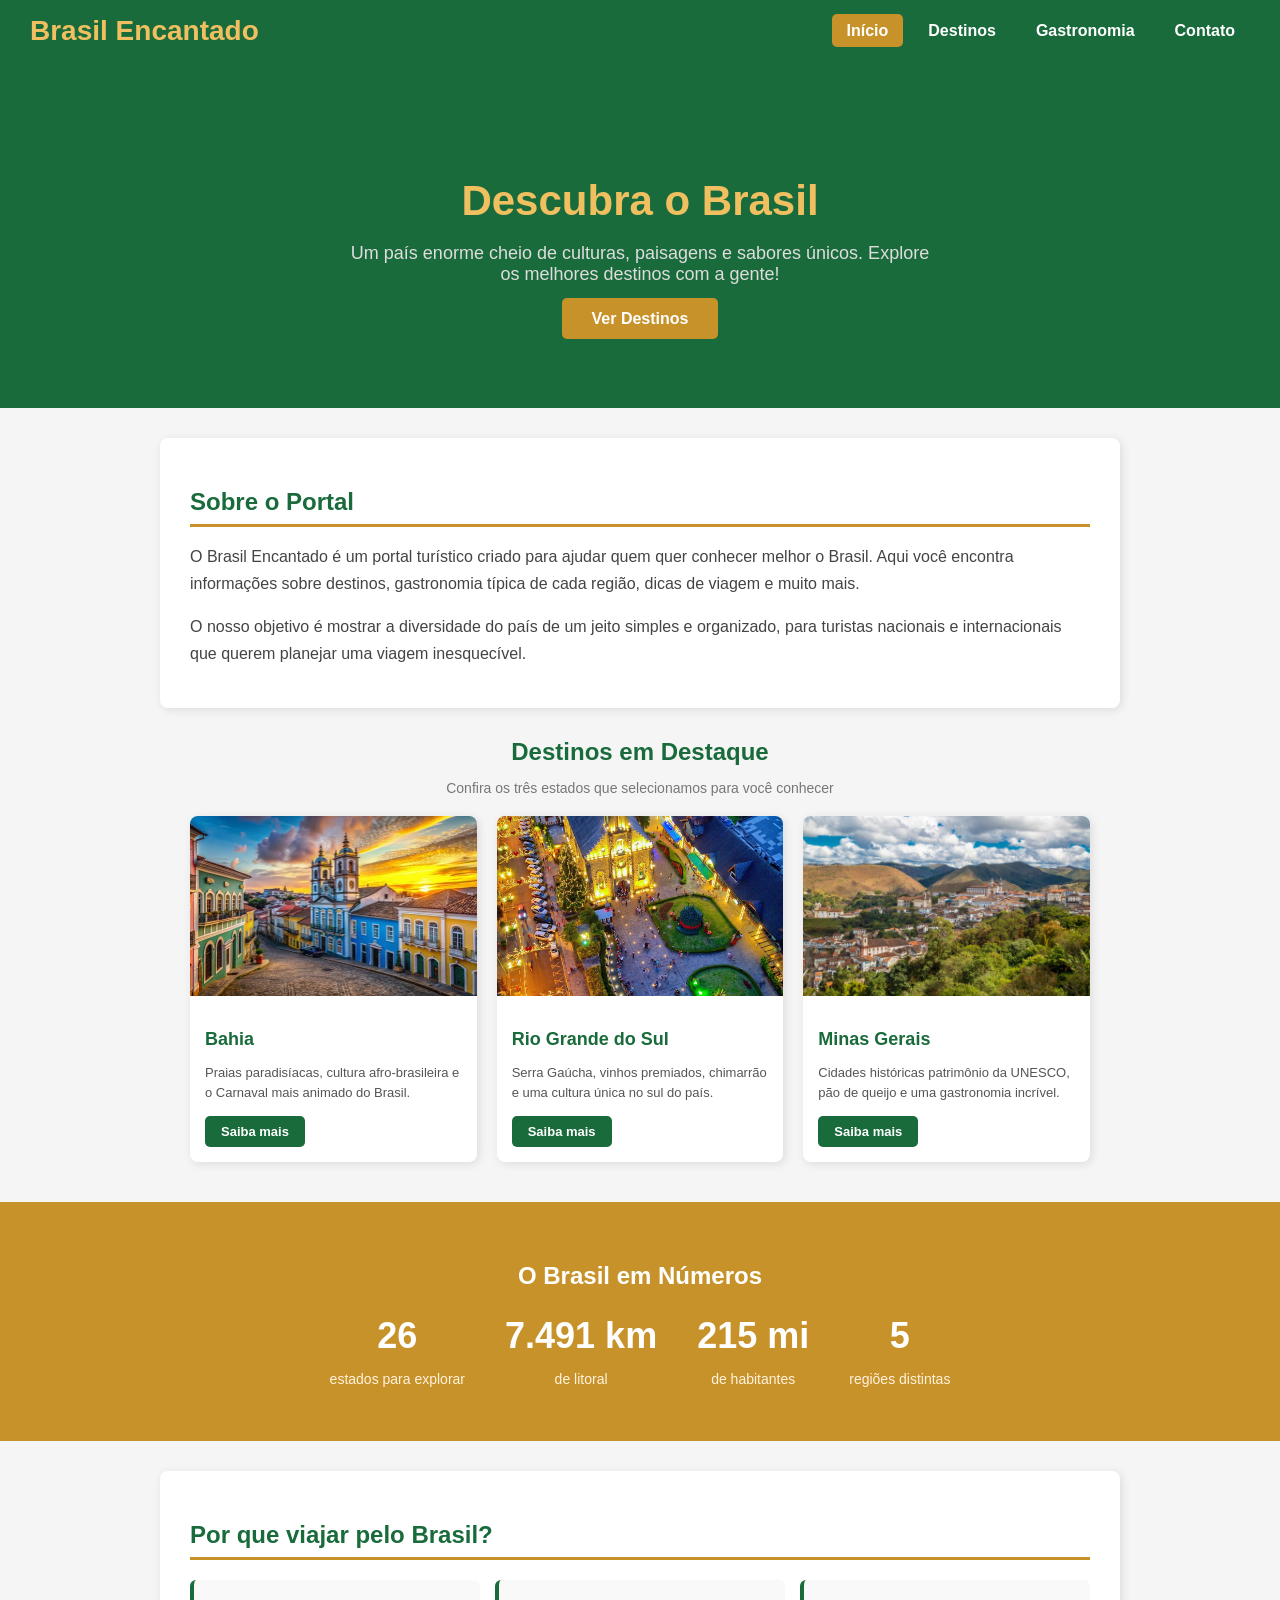
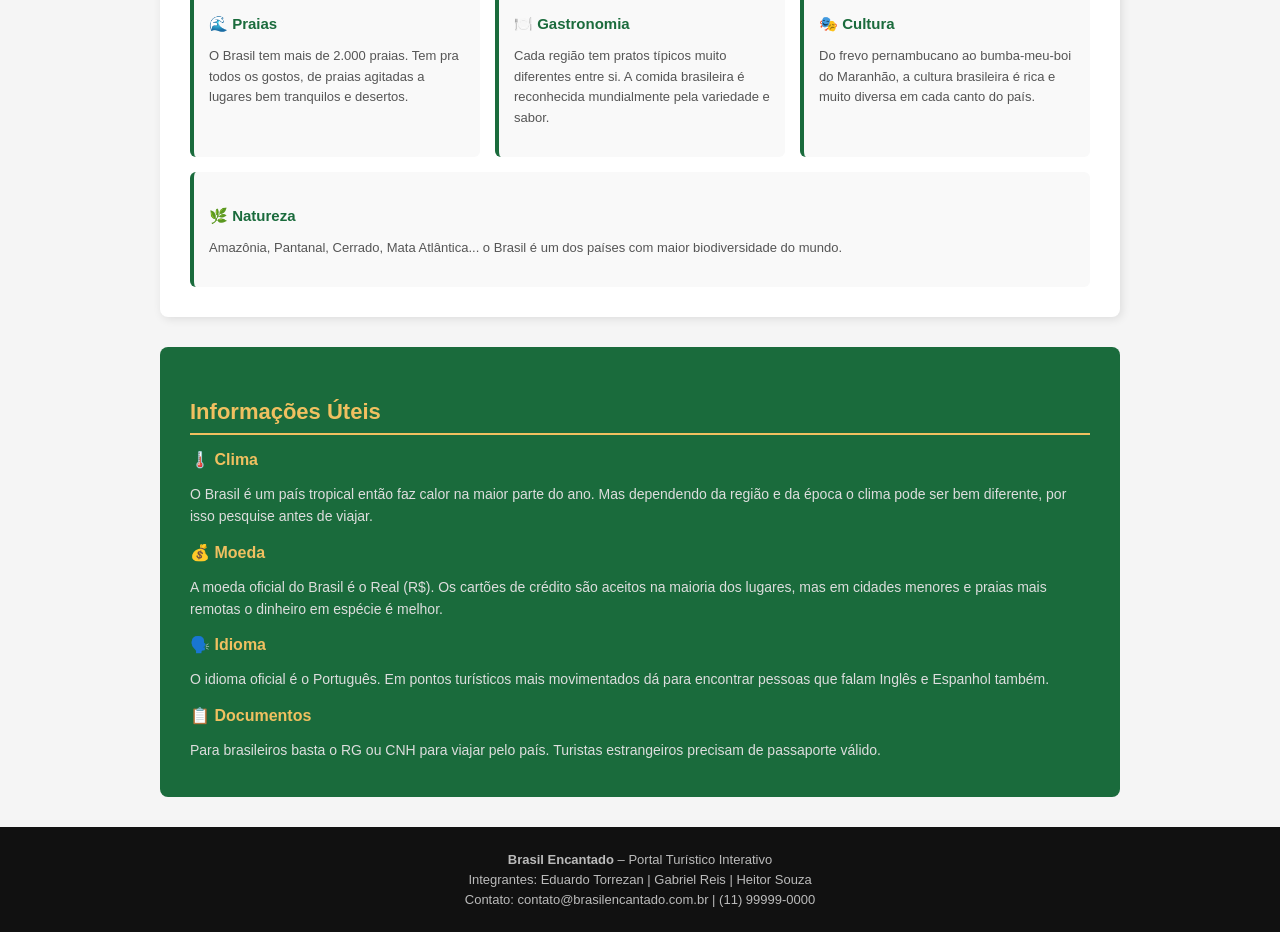
<file: index.html>
<!DOCTYPE html>
<html lang="pt-BR">
<head>
    <meta charset="UTF-8">
    <meta name="viewport" content="width=device-width, initial-scale=1.0">
    <title>Início - Brasil Encantado</title>
    <link rel="stylesheet" href="css/style.css">
      <link rel="shortcut icon" href="img/icon.png" type="image/png">
</head>
<body>

<header>
    <h1>Brasil Encantado</h1>
    <nav>
        <ul class="menu">
            <li><a href="index.html" class="ativo">Início</a></li>
            <li><a href="destinos.html">Destinos</a></li>
            <li><a href="gastronomia.html">Gastronomia</a></li>
            <li><a href="contato.html">Contato</a></li>
        </ul>
    </nav>
</header>

<main>

    <!-- banner principal do site -->
    <section class="banner">
        <div class="banner-texto">
            <h2>Descubra o Brasil</h2>
            <p>Um país enorme cheio de culturas, paisagens e sabores únicos. Explore os melhores destinos com a gente!</p>
            <a href="destinos.html" class="btn-destinos">Ver Destinos</a>
        </div>
    </section>

    <!-- sobre o portal -->
    <section class="sobre">
        <h2>Sobre o Portal</h2>
        <p>
            O Brasil Encantado é um portal turístico criado para ajudar quem quer conhecer melhor 
            o Brasil. Aqui você encontra informações sobre destinos, gastronomia típica de cada região, 
            dicas de viagem e muito mais.
        </p>
        <p>
            O nosso objetivo é mostrar a diversidade do país de um jeito simples e organizado, 
            para turistas nacionais e internacionais que querem planejar uma viagem inesquecível.
        </p>
    </section>

    <!-- cards dos destinos em destaque -->
    <section class="destinos-destaque">
        <h2>Destinos em Destaque</h2>
        <p class="subtitulo-secao">Confira os três estados que selecionamos para você conhecer</p>

        <div class="cards-destinos">

            <!-- card bahia -->
            <div class="card">
                <img src="img/Pelourinho.jpg" alt="Foto do Pelourinho em Salvador, Bahia">
                <div class="card-info">
                    <h3>Bahia</h3>
                    <p>Praias paradisíacas, cultura afro-brasileira e o Carnaval mais animado do Brasil.</p>
                    <a href="destinos.html#bahia" class="btn-card">Saiba mais</a>
                </div>
            </div>

            <!-- card rio grande do sul -->
            <div class="card">
                <img src="img/Gramado.jpg" alt="Vista de Gramado na Serra Gaúcha com arquitetura europeia">
                <div class="card-info">
                    <h3>Rio Grande do Sul</h3>
                    <p>Serra Gaúcha, vinhos premiados, chimarrão e uma cultura única no sul do país.</p>
                    <a href="destinos.html#rio-grande-do-sul" class="btn-card">Saiba mais</a>
                </div>
            </div>

            <!-- card minas gerais -->
            <div class="card">
                <img src="img/Ouro Preto.jpg" alt="Vista de Ouro Preto com igrejas barrocas nas montanhas">
                <div class="card-info">
                    <h3>Minas Gerais</h3>
                    <p>Cidades históricas patrimônio da UNESCO, pão de queijo e uma gastronomia incrível.</p>
                    <a href="destinos.html#minas-gerais" class="btn-card">Saiba mais</a>
                </div>
            </div>

        </div>
    </section>

    <!-- secao de numeros / curiosidades rapidas -->
    <section class="numeros">
        <h2>O Brasil em Números</h2>

        <div class="numeros-grid">
            <div class="numero-item">
                <span class="numero-grande">26</span>
                <p>estados para explorar</p>
            </div>
            <div class="numero-item">
                <span class="numero-grande">7.491 km</span>
                <p>de litoral</p>
            </div>
            <div class="numero-item">
                <span class="numero-grande">215 mi</span>
                <p>de habitantes</p>
            </div>
            <div class="numero-item">
                <span class="numero-grande">5</span>
                <p>regiões distintas</p>
            </div>
        </div>
    </section>

    <!-- por que viajar pelo brasil -->
    <section class="por-que">
        <h2>Por que viajar pelo Brasil?</h2>

        <div class="motivos">
            <div class="motivo">
                <h4>🌊 Praias</h4>
                <p>O Brasil tem mais de 2.000 praias. Tem pra todos os gostos, de praias agitadas 
                a lugares bem tranquilos e desertos.</p>
            </div>
            <div class="motivo">
                <h4>🍽️ Gastronomia</h4>
                <p>Cada região tem pratos típicos muito diferentes entre si. A comida brasileira 
                é reconhecida mundialmente pela variedade e sabor.</p>
            </div>
            <div class="motivo">
                <h4>🎭 Cultura</h4>
                <p>Do frevo pernambucano ao bumba-meu-boi do Maranhão, a cultura brasileira 
                é rica e muito diversa em cada canto do país.</p>
            </div>
            <div class="motivo">
                <h4>🌿 Natureza</h4>
                <p>Amazônia, Pantanal, Cerrado, Mata Atlântica... o Brasil é um dos países 
                com maior biodiversidade do mundo.</p>
            </div>
        </div>
    </section>

</main>

<!-- aside com informacoes rapidas -->
<aside>
    <h3>Informações Úteis</h3>

    <h4>🌡️ Clima</h4>
    <p>O Brasil é um país tropical então faz calor na maior parte do ano. Mas dependendo 
    da região e da época o clima pode ser bem diferente, por isso pesquise antes de viajar.</p>

    <h4>💰 Moeda</h4>
    <p>A moeda oficial do Brasil é o Real (R$). Os cartões de crédito são aceitos na maioria 
    dos lugares, mas em cidades menores e praias mais remotas o dinheiro em espécie é melhor.</p>

    <h4>🗣️ Idioma</h4>
    <p>O idioma oficial é o Português. Em pontos turísticos mais movimentados dá para 
    encontrar pessoas que falam Inglês e Espanhol também.</p>

    <h4>📋 Documentos</h4>
    <p>Para brasileiros basta o RG ou CNH para viajar pelo país. Turistas estrangeiros 
    precisam de passaporte válido.</p>
</aside>

<footer>
    <div class="footer-info">
        <p><strong>Brasil Encantado</strong> – Portal Turístico Interativo</p>
        <p>Integrantes: Eduardo Torrezan | Gabriel Reis | Heitor Souza</p>
        <p>Contato: contato@brasilencantado.com.br | (11) 99999-0000</p>
    </div>
</footer>

</body>
</html>
</file>
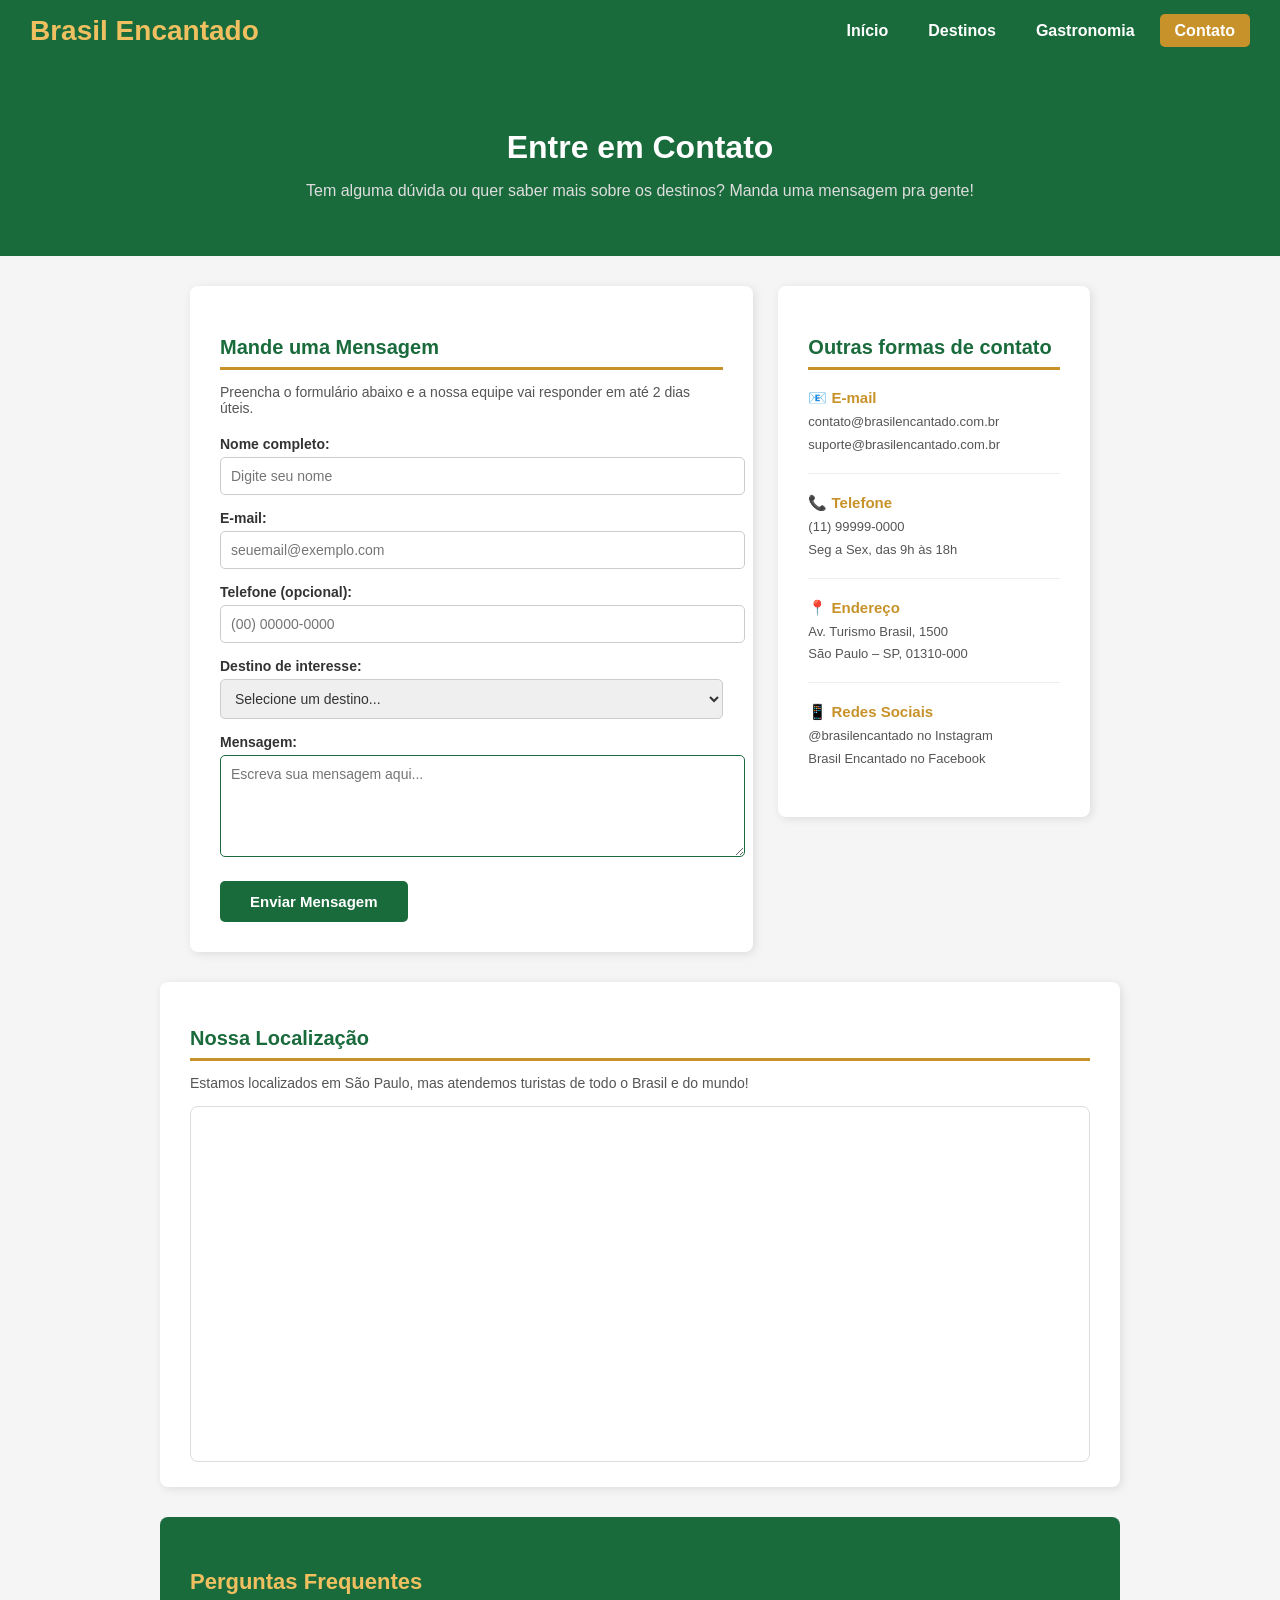
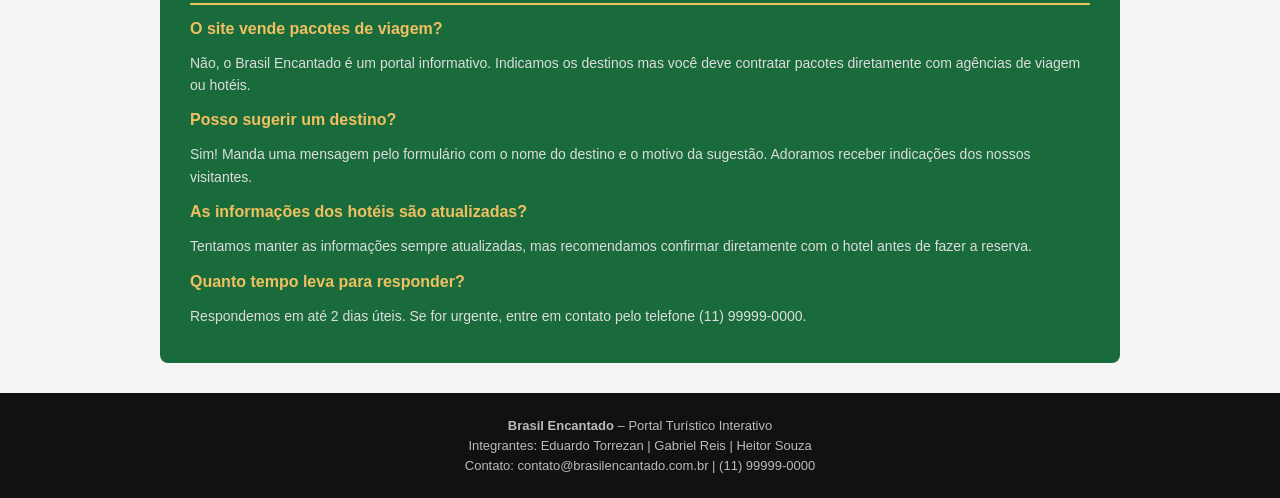
<file: contato.html>
<!DOCTYPE html>
<html lang="pt-BR">
<head>
    <meta charset="UTF-8">
    <meta name="viewport" content="width=device-width, initial-scale=1.0">
    <title>Contato - Brasil Encantado</title>
    <link rel="stylesheet" href="css/style.css">
      <link rel="shortcut icon" href="img/icon.png" type="image/png">
</head>
<body>

<header>
    <h1>Brasil Encantado</h1>
    <nav>
        <ul class="menu">
            <li><a href="index.html">Início</a></li>
            <li><a href="destinos.html">Destinos</a></li>
            <li><a href="gastronomia.html">Gastronomia</a></li>
            <li><a href="contato.html" class="ativo">Contato</a></li>
        </ul>
    </nav>
</header>

<main>

    <!-- titulo da pagina -->
    <section class="topo-pagina">
        <h2>Entre em Contato</h2>
        <p>Tem alguma dúvida ou quer saber mais sobre os destinos? Manda uma mensagem pra gente!</p>
    </section>

    <!-- area principal com formulario e informacoes -->
    <section class="area-contato">

        <!-- formulario de contato -->
        <div class="caixa-formulario">
            <h3>Mande uma Mensagem</h3>
            <p>Preencha o formulário abaixo e a nossa equipe vai responder em até 2 dias úteis.</p>

            <form action="#" method="post">

                <!-- campo nome -->
                <div class="campo">
                    <label for="nome">Nome completo:</label>
                    <input type="text" id="nome" name="nome" placeholder="Digite seu nome" required>
                </div>

                <!-- campo email -->
                <div class="campo">
                    <label for="email">E-mail:</label>
                    <input type="email" id="email" name="email" placeholder="seuemail@exemplo.com" required>
                </div>

                <!-- campo telefone, nao e obrigatorio -->
                <div class="campo">
                    <label for="telefone">Telefone (opcional):</label>
                    <input type="tel" id="telefone" name="telefone" placeholder="(00) 00000-0000">
                </div>

                <!-- o usuario escolhe sobre qual destino quer saber -->
                <div class="campo">
                    <label for="destino">Destino de interesse:</label>
                    <select id="destino" name="destino">
                        <option value="">Selecione um destino...</option>
                        <option value="bahia">Bahia</option>
                        <option value="rs">Rio Grande do Sul</option>
                        <option value="mg">Minas Gerais</option>
                        <option value="outro">Outro / Geral</option>
                    </select>
                </div>

                <!-- campo mensagem -->
                <div class="campo">
                    <label for="mensagem">Mensagem:</label>
                    <textarea id="mensagem" name="mensagem" rows="5" 
                        placeholder="Escreva sua mensagem aqui..." required></textarea>
                </div>

                <button type="submit" class="btn-enviar">Enviar Mensagem</button>

            </form>
        </div>

        <!-- informacoes de contato do lado direito -->
        <div class="caixa-info">
            <h3>Outras formas de contato</h3>

            <div class="info-item">
                <h4>📧 E-mail</h4>
                <p>contato@brasilencantado.com.br</p>
                <p>suporte@brasilencantado.com.br</p>
            </div>

            <div class="info-item">
                <h4>📞 Telefone</h4>
                <p>(11) 99999-0000</p>
                <p>Seg a Sex, das 9h às 18h</p>
            </div>

            <div class="info-item">
                <h4>📍 Endereço</h4>
                <p>Av. Turismo Brasil, 1500</p>
                <p>São Paulo – SP, 01310-000</p>
            </div>

            <div class="info-item">
                <h4>📱 Redes Sociais</h4>
                <p>@brasilencantado no Instagram</p>
                <p>Brasil Encantado no Facebook</p>
            </div>
        </div>

    </section>

    <!-- mapa ficticio / secao de localizacao -->
    <section class="secao-mapa">
        <h3>Nossa Localização</h3>
        <p>Estamos localizados em São Paulo, mas atendemos turistas de todo o Brasil e do mundo!</p>

        <!-- coloquei um iframe do google maps ficticio, em producao trocar pelo link real -->
        <div class="mapa-box">
            <iframe
                src="https://www.google.com/maps/embed?pb=!1m18!1m12!1m3!1d3657.1975!2d-46.6548!3d-23.5646!2m3!1f0!2f0!3f0!3m2!1i1024!2i768!4f13.1!3m3!1m2!1s0x0%3A0x0!2zMjPCsDMzJzUyLjYiUyA0NsKwMzknMTcuMyJX!5e0!3m2!1spt-BR!2sbr!4v1234567890"
                width="100%"
                height="350"
                style="border:0;"
                allowfullscreen=""
                loading="lazy"
                title="Mapa da localização Brasil Encantado">
            </iframe>
        </div>
    </section>

</main>

<!-- perguntas frequentes na barra lateral -->
<aside>
    <h3>Perguntas Frequentes</h3>

    <h4>O site vende pacotes de viagem?</h4>
    <p>Não, o Brasil Encantado é um portal informativo. Indicamos os destinos mas 
    você deve contratar pacotes diretamente com agências de viagem ou hotéis.</p>

    <h4>Posso sugerir um destino?</h4>
    <p>Sim! Manda uma mensagem pelo formulário com o nome do destino e o motivo 
    da sugestão. Adoramos receber indicações dos nossos visitantes.</p>

    <h4>As informações dos hotéis são atualizadas?</h4>
    <p>Tentamos manter as informações sempre atualizadas, mas recomendamos 
    confirmar diretamente com o hotel antes de fazer a reserva.</p>

    <h4>Quanto tempo leva para responder?</h4>
    <p>Respondemos em até 2 dias úteis. Se for urgente, entre em contato 
    pelo telefone (11) 99999-0000.</p>
</aside>

<footer>
    <div class="footer-info">
        <p><strong>Brasil Encantado</strong> – Portal Turístico Interativo</p>
        <p>Integrantes: Eduardo Torrezan | Gabriel Reis | Heitor Souza</p>
        <p>Contato: contato@brasilencantado.com.br | (11) 99999-0000</p>
    </div>
</footer>

</body>
</html>
</file>
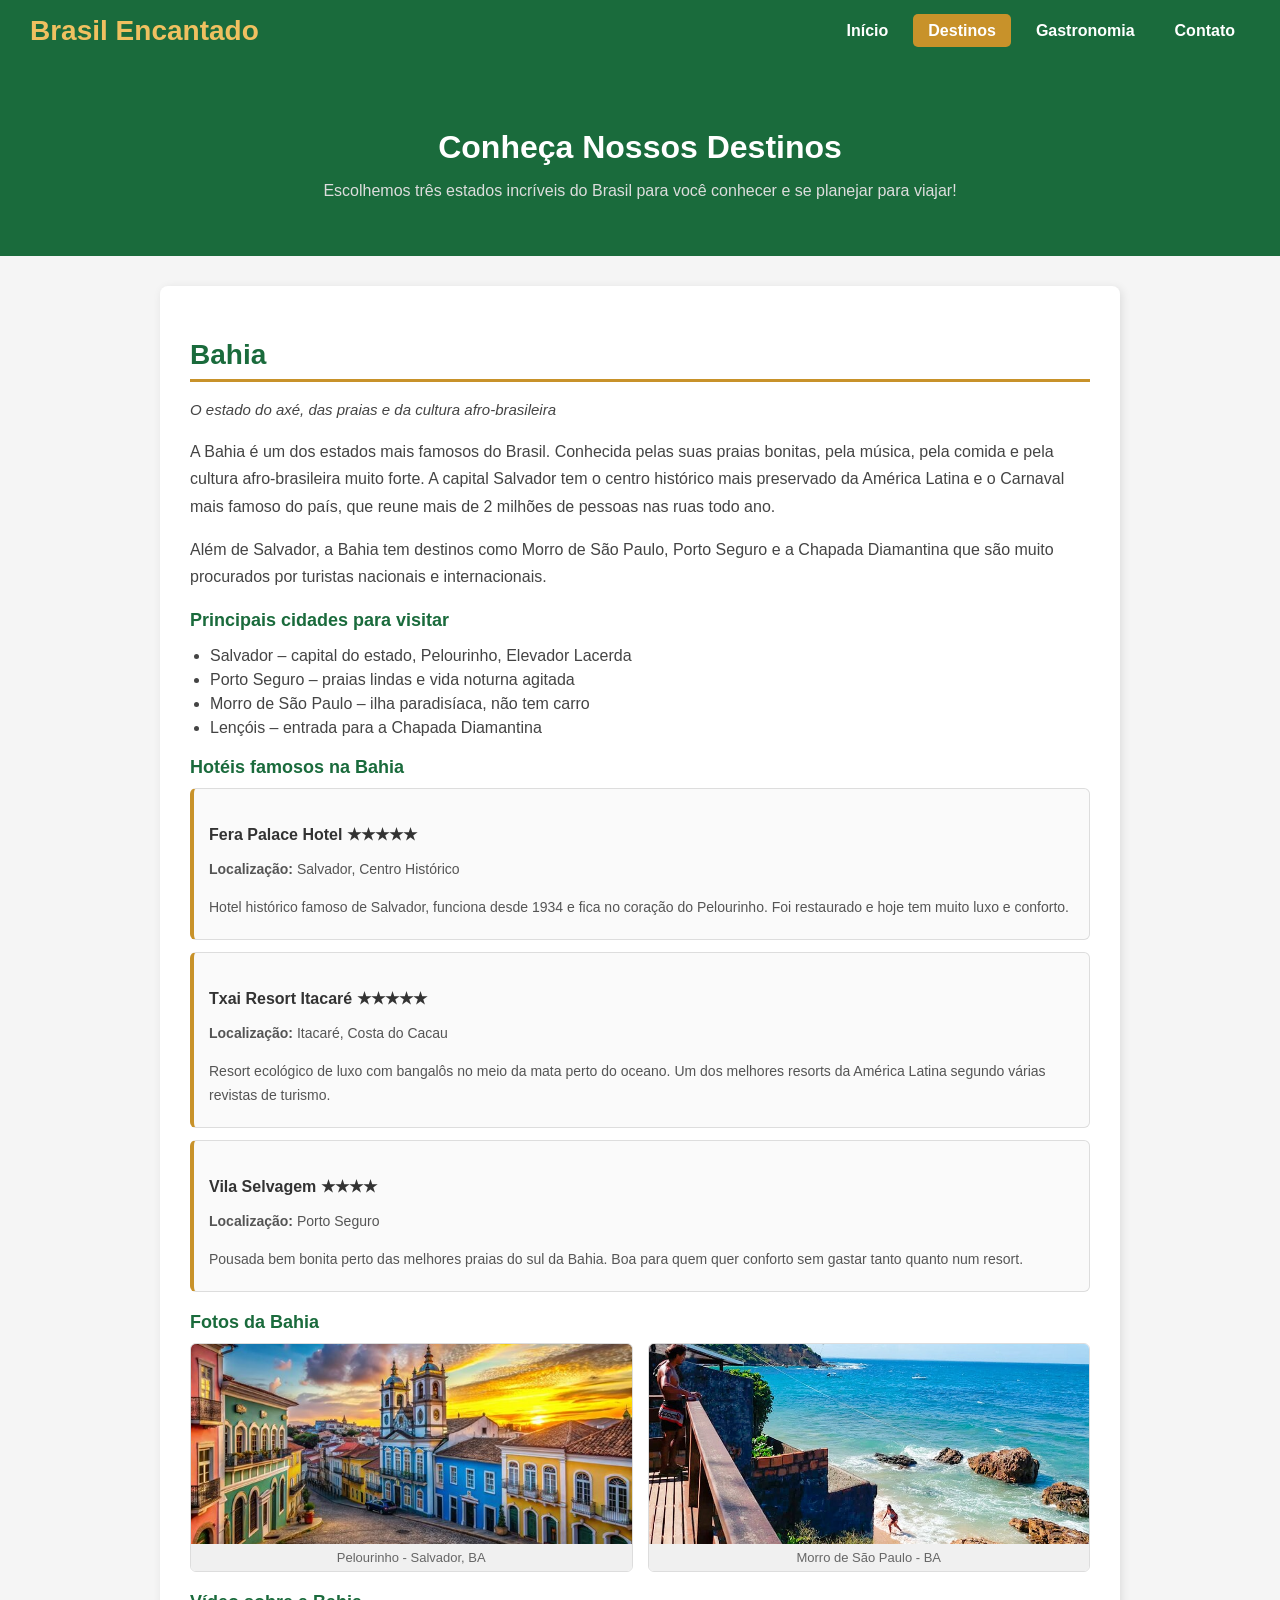
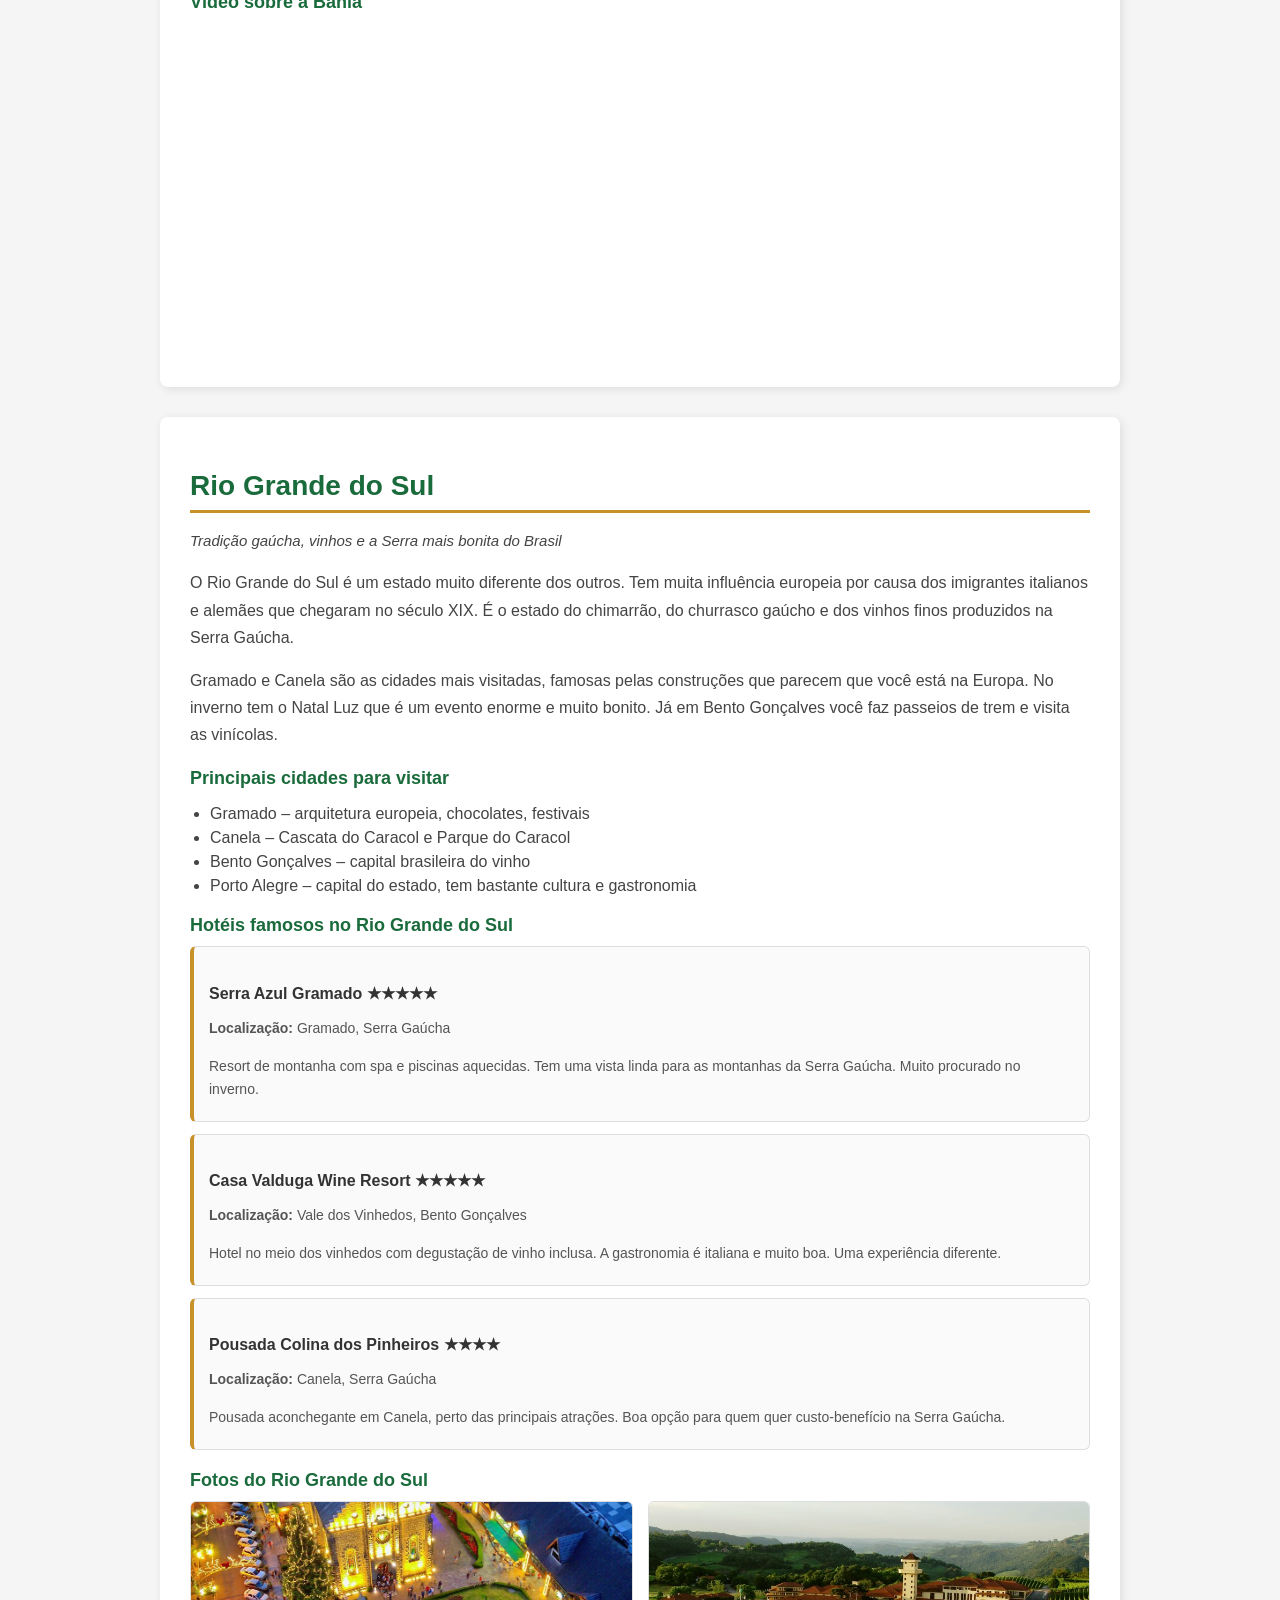
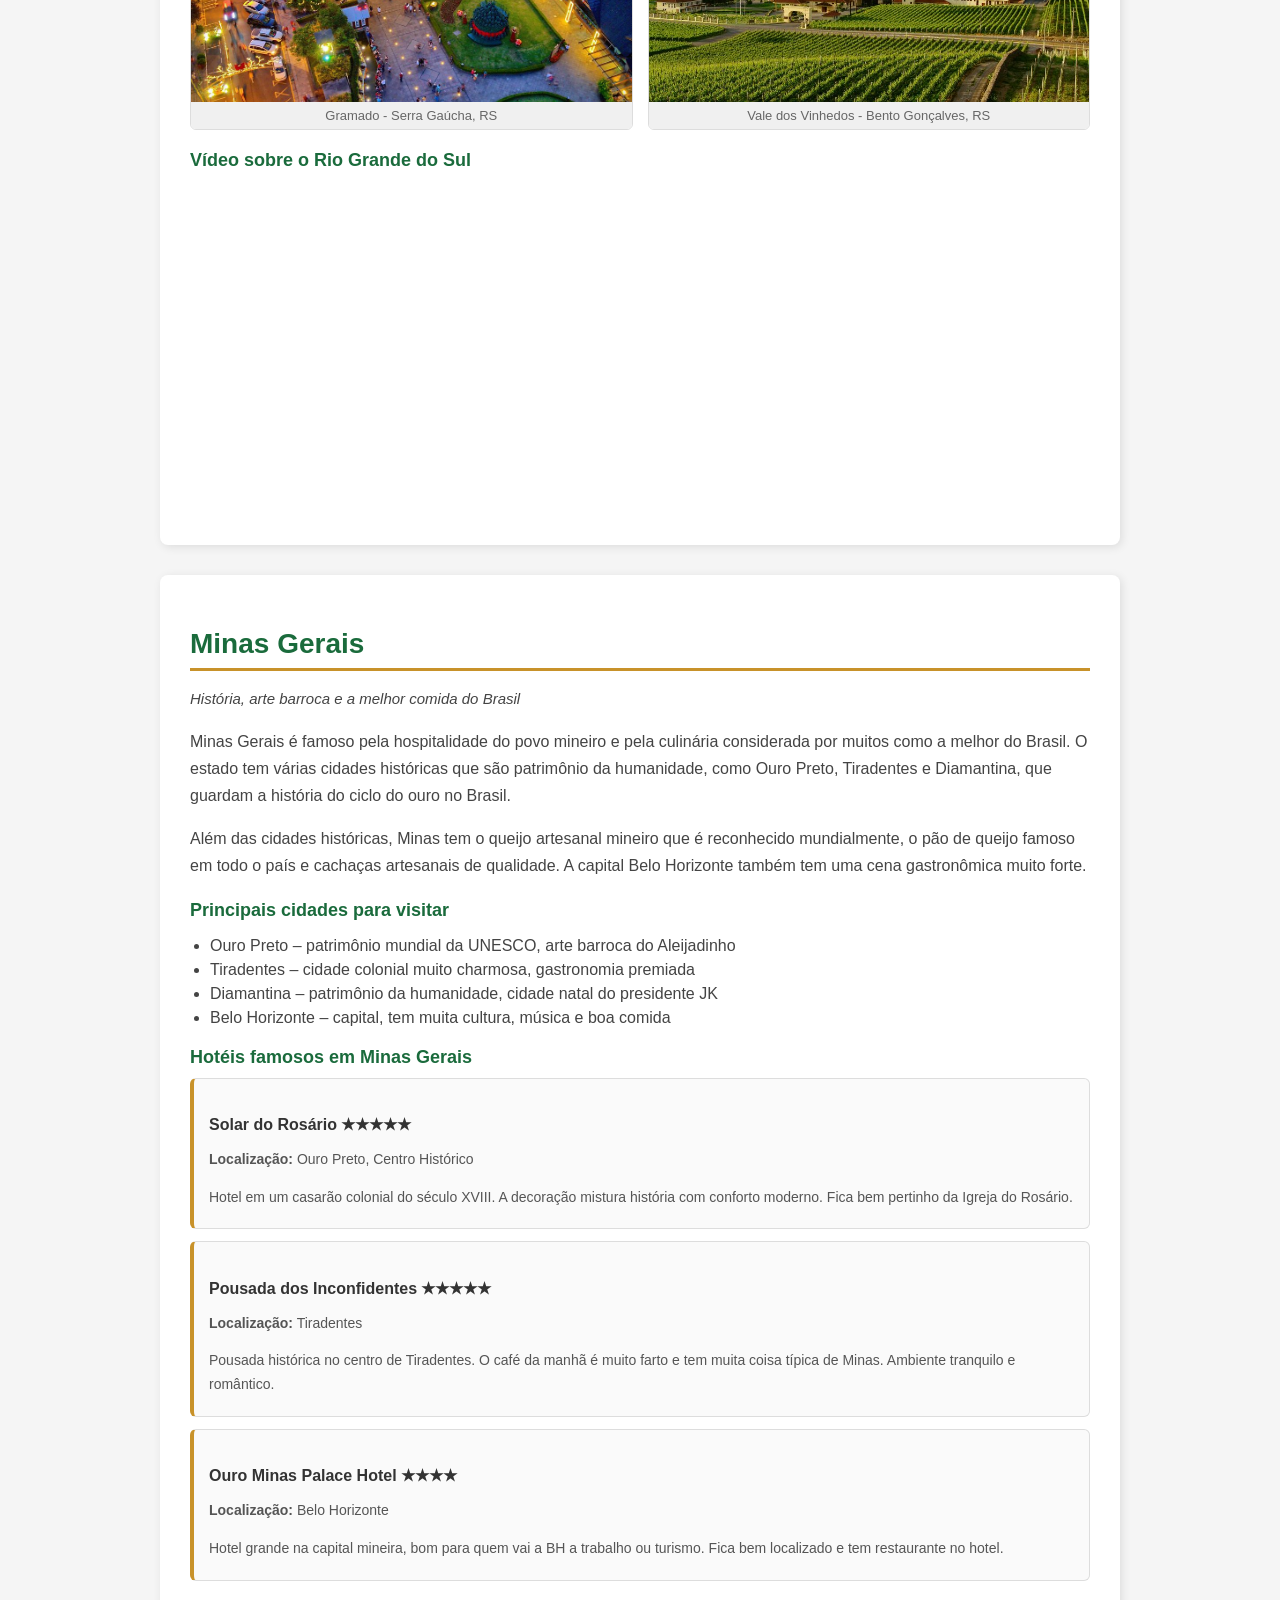
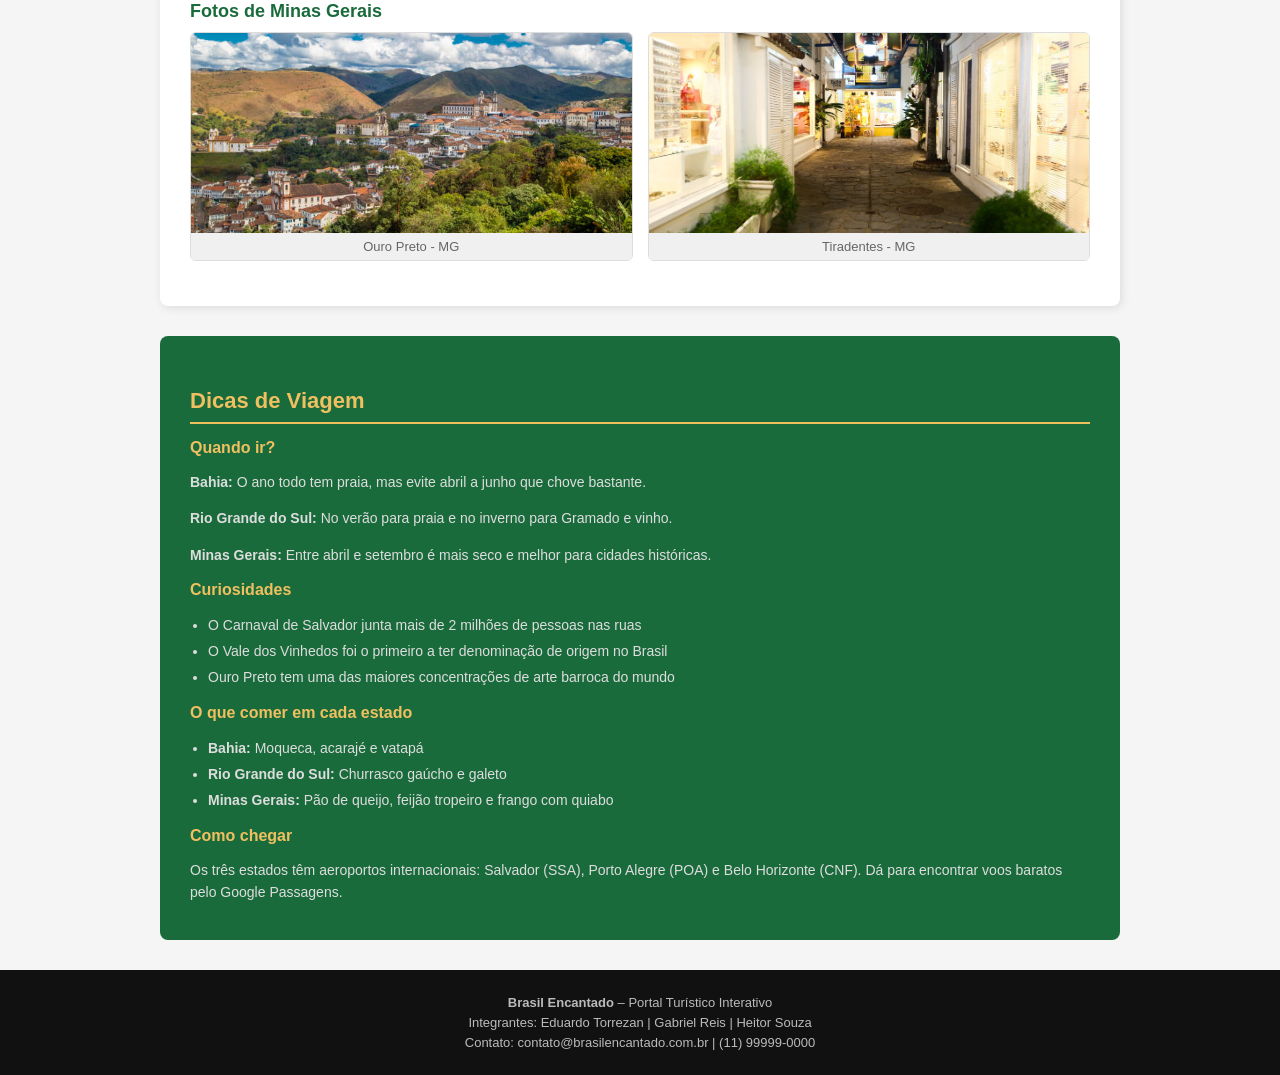
<file: destinos.html>
<!doctype html>
<html lang="pt-BR">

<head>
    <meta charset="UTF-8" />
    <meta name="viewport" content="width=device-width, initial-scale=1.0" />
    <title>Destinos - Brasil Encantado</title>
    <link rel="stylesheet" href="css/style.css" />
    <link rel="shortcut icon" href="img/icon.png" type="image/png">
</head>

<body>
    <header>
        <h1>Brasil Encantado</h1>
        <nav>
            <ul class="menu">
                <li><a href="index.html">Início</a></li>
                <li><a href="destinos.html" class="ativo">Destinos</a></li>
                <li><a href="gastronomia.html">Gastronomia</a></li>
                <li><a href="contato.html">Contato</a></li>
            </ul>
        </nav>
    </header>

    <main>
        <!-- titulo da pagina -->
        <section class="topo-pagina">
            <h2>Conheça Nossos Destinos</h2>
            <p>
                Escolhemos três estados incríveis do Brasil para você conhecer e se
                planejar para viajar!
            </p>
        </section>

        <!-- ========== BAHIA ========== -->
        <section class="destino" id="bahia">
            <h2>Bahia</h2>
            <p class="frase-destino">
                O estado do axé, das praias e da cultura afro-brasileira
            </p>

            <p>
                A Bahia é um dos estados mais famosos do Brasil. Conhecida pelas suas
                praias bonitas, pela música, pela comida e pela cultura
                afro-brasileira muito forte. A capital Salvador tem o centro histórico
                mais preservado da América Latina e o Carnaval mais famoso do país,
                que reune mais de 2 milhões de pessoas nas ruas todo ano.
            </p>
            <p>
                Além de Salvador, a Bahia tem destinos como Morro de São Paulo, Porto
                Seguro e a Chapada Diamantina que são muito procurados por turistas
                nacionais e internacionais.
            </p>

            <!-- cidades principais -->
            <h3>Principais cidades para visitar</h3>
            <ul class="lista-cidades">
                <li>Salvador – capital do estado, Pelourinho, Elevador Lacerda</li>
                <li>Porto Seguro – praias lindas e vida noturna agitada</li>
                <li>Morro de São Paulo – ilha paradisíaca, não tem carro</li>
                <li>Lençóis – entrada para a Chapada Diamantina</li>
            </ul>

            <!-- hoteis -->
            <h3>Hotéis famosos na Bahia</h3>

            <div class="caixa-hotel">
                <h4>Fera Palace Hotel ★★★★★</h4>
                <p><strong>Localização:</strong> Salvador, Centro Histórico</p>
                <p>
                    Hotel histórico famoso de Salvador, funciona desde 1934 e fica no
                    coração do Pelourinho. Foi restaurado e hoje tem muito luxo e
                    conforto.
                </p>
            </div>

            <div class="caixa-hotel">
                <h4>Txai Resort Itacaré ★★★★★</h4>
                <p><strong>Localização:</strong> Itacaré, Costa do Cacau</p>
                <p>
                    Resort ecológico de luxo com bangalôs no meio da mata perto do
                    oceano. Um dos melhores resorts da América Latina segundo várias
                    revistas de turismo.
                </p>
            </div>

            <div class="caixa-hotel">
                <h4>Vila Selvagem ★★★★</h4>
                <p><strong>Localização:</strong> Porto Seguro</p>
                <p>
                    Pousada bem bonita perto das melhores praias do sul da Bahia. Boa
                    para quem quer conforto sem gastar tanto quanto num resort.
                </p>
            </div>

            <!-- imagens da bahia -->
            <h3>Fotos da Bahia</h3>
            <div class="galeria">
                <figure>
                    <img src="img/Pelourinho.jpg" alt="Foto do Pelourinho em Salvador com casarões coloridos" />
                    <figcaption>Pelourinho - Salvador, BA</figcaption>
                </figure>
                <figure>
                    <img src="img/Praia do Morro.jpg" alt="Praia de Morro de São Paulo com água azul e areia branca" />
                    <figcaption>Morro de São Paulo - BA</figcaption>
                </figure>
            </div>

            <!-- video bahia -->
            <h3>Vídeo sobre a Bahia</h3>
            <div class="video-box">
                <iframe width="560" height="315" src="https://www.youtube.com/embed/GaN11EU-OFo"
                    title="YouTube video player" frameborder="0" allow="
              accelerometer;
              autoplay;
              clipboard-write;
              encrypted-media;
              gyroscope;
              picture-in-picture;
            " allowfullscreen>
                </iframe>
            </div>
        </section>

        <!-- ========== RIO GRANDE DO SUL ========== -->
        <section class="destino" id="rio-grande-do-sul">
            <h2>Rio Grande do Sul</h2>
            <p class="frase-destino">
                Tradição gaúcha, vinhos e a Serra mais bonita do Brasil
            </p>

            <p>
                O Rio Grande do Sul é um estado muito diferente dos outros. Tem muita
                influência europeia por causa dos imigrantes italianos e alemães que
                chegaram no século XIX. É o estado do chimarrão, do churrasco gaúcho e
                dos vinhos finos produzidos na Serra Gaúcha.
            </p>
            <p>
                Gramado e Canela são as cidades mais visitadas, famosas pelas
                construções que parecem que você está na Europa. No inverno tem o
                Natal Luz que é um evento enorme e muito bonito. Já em Bento Gonçalves
                você faz passeios de trem e visita as vinícolas.
            </p>

            <h3>Principais cidades para visitar</h3>
            <ul class="lista-cidades">
                <li>Gramado – arquitetura europeia, chocolates, festivais</li>
                <li>Canela – Cascata do Caracol e Parque do Caracol</li>
                <li>Bento Gonçalves – capital brasileira do vinho</li>
                <li>
                    Porto Alegre – capital do estado, tem bastante cultura e gastronomia
                </li>
            </ul>

            <h3>Hotéis famosos no Rio Grande do Sul</h3>

            <div class="caixa-hotel">
                <h4>Serra Azul Gramado ★★★★★</h4>
                <p><strong>Localização:</strong> Gramado, Serra Gaúcha</p>
                <p>
                    Resort de montanha com spa e piscinas aquecidas. Tem uma vista linda
                    para as montanhas da Serra Gaúcha. Muito procurado no inverno.
                </p>
            </div>

            <div class="caixa-hotel">
                <h4>Casa Valduga Wine Resort ★★★★★</h4>
                <p>
                    <strong>Localização:</strong> Vale dos Vinhedos, Bento Gonçalves
                </p>
                <p>
                    Hotel no meio dos vinhedos com degustação de vinho inclusa. A
                    gastronomia é italiana e muito boa. Uma experiência diferente.
                </p>
            </div>

            <div class="caixa-hotel">
                <h4>Pousada Colina dos Pinheiros ★★★★</h4>
                <p><strong>Localização:</strong> Canela, Serra Gaúcha</p>
                <p>
                    Pousada aconchegante em Canela, perto das principais atrações. Boa
                    opção para quem quer custo-benefício na Serra Gaúcha.
                </p>
            </div>

            <!-- imagens do rs -->
            <h3>Fotos do Rio Grande do Sul</h3>
            <div class="galeria">
                <figure>
                    <img src="img/Gramado.jpg"
                        alt="Vista de Gramado com casas no estilo europeu e montanhas verdes ao fundo" />
                    <figcaption>Gramado - Serra Gaúcha, RS</figcaption>
                </figure>
                <figure>
                    <img src="img/Vale.jpg" alt="Parreiral do Vale dos Vinhedos em Bento Gonçalves ao pôr do sol" />
                    <figcaption>Vale dos Vinhedos - Bento Gonçalves, RS</figcaption>
                </figure>
            </div>

            <!-- video rs -->
            <h3>Vídeo sobre o Rio Grande do Sul</h3>
            <div class="video-box">
                <iframe width="560" height="315" src="https://www.youtube.com/embed/TYSDCzGj0qg?si=JX9sgoRJ7ueLzrdo"
                    title="YouTube video player" frameborder="0" allow="
              accelerometer;
              autoplay;
              clipboard-write;
              encrypted-media;
              gyroscope;
              picture-in-picture;
              web-share;
            " referrerpolicy="strict-origin-when-cross-origin" allowfullscreen></iframe>
            </div>
        </section>

        <!-- ========== MINAS GERAIS ========== -->
        <section class="destino" id="minas-gerais">
            <h2>Minas Gerais</h2>
            <p class="frase-destino">
                História, arte barroca e a melhor comida do Brasil
            </p>

            <p>
                Minas Gerais é famoso pela hospitalidade do povo mineiro e pela
                culinária considerada por muitos como a melhor do Brasil. O estado tem
                várias cidades históricas que são patrimônio da humanidade, como Ouro
                Preto, Tiradentes e Diamantina, que guardam a história do ciclo do
                ouro no Brasil.
            </p>
            <p>
                Além das cidades históricas, Minas tem o queijo artesanal mineiro que
                é reconhecido mundialmente, o pão de queijo famoso em todo o país e
                cachaças artesanais de qualidade. A capital Belo Horizonte também tem
                uma cena gastronômica muito forte.
            </p>

            <h3>Principais cidades para visitar</h3>
            <ul class="lista-cidades">
                <li>
                    Ouro Preto – patrimônio mundial da UNESCO, arte barroca do
                    Aleijadinho
                </li>
                <li>
                    Tiradentes – cidade colonial muito charmosa, gastronomia premiada
                </li>
                <li>
                    Diamantina – patrimônio da humanidade, cidade natal do presidente JK
                </li>
                <li>
                    Belo Horizonte – capital, tem muita cultura, música e boa comida
                </li>
            </ul>

            <h3>Hotéis famosos em Minas Gerais</h3>

            <div class="caixa-hotel">
                <h4>Solar do Rosário ★★★★★</h4>
                <p><strong>Localização:</strong> Ouro Preto, Centro Histórico</p>
                <p>
                    Hotel em um casarão colonial do século XVIII. A decoração mistura
                    história com conforto moderno. Fica bem pertinho da Igreja do
                    Rosário.
                </p>
            </div>

            <div class="caixa-hotel">
                <h4>Pousada dos Inconfidentes ★★★★★</h4>
                <p><strong>Localização:</strong> Tiradentes</p>
                <p>
                    Pousada histórica no centro de Tiradentes. O café da manhã é muito
                    farto e tem muita coisa típica de Minas. Ambiente tranquilo e
                    romântico.
                </p>
            </div>

            <div class="caixa-hotel">
                <h4>Ouro Minas Palace Hotel ★★★★</h4>
                <p><strong>Localização:</strong> Belo Horizonte</p>
                <p>
                    Hotel grande na capital mineira, bom para quem vai a BH a trabalho
                    ou turismo. Fica bem localizado e tem restaurante no hotel.
                </p>
            </div>

            <!-- imagens de mg -->
            <h3>Fotos de Minas Gerais</h3>
            <div class="galeria">
                <figure>
                    <img src="img/Ouro Preto.jpg"
                        alt="Vista panorâmica de Ouro Preto com suas igrejas barrocas nas encostas da montanha" />
                    <figcaption>Ouro Preto - MG</figcaption>
                </figure>
                <figure>
                    <img src="img/rua-das-pedras.jpg"
                        alt="Rua de pedra em Tiradentes com casas brancas coloniais e a Igreja Matriz ao fundo" />
                    <figcaption>Tiradentes - MG</figcaption>
                </figure>
            </div>
        </section>
    </main>

    <!-- dicas de viagem na barra lateral -->
    <aside>
        <h3>Dicas de Viagem</h3>

        <h4>Quando ir?</h4>
        <p>
            <strong>Bahia:</strong> O ano todo tem praia, mas evite abril a junho
            que chove bastante.
        </p>
        <p>
            <strong>Rio Grande do Sul:</strong> No verão para praia e no inverno
            para Gramado e vinho.
        </p>
        <p>
            <strong>Minas Gerais:</strong> Entre abril e setembro é mais seco e
            melhor para cidades históricas.
        </p>

        <h4>Curiosidades</h4>
        <ul>
            <li>
                O Carnaval de Salvador junta mais de 2 milhões de pessoas nas ruas
            </li>
            <li>
                O Vale dos Vinhedos foi o primeiro a ter denominação de origem no
                Brasil
            </li>
            <li>
                Ouro Preto tem uma das maiores concentrações de arte barroca do mundo
            </li>
        </ul>

        <h4>O que comer em cada estado</h4>
        <ul>
            <li><strong>Bahia:</strong> Moqueca, acarajé e vatapá</li>
            <li><strong>Rio Grande do Sul:</strong> Churrasco gaúcho e galeto</li>
            <li>
                <strong>Minas Gerais:</strong> Pão de queijo, feijão tropeiro e frango
                com quiabo
            </li>
        </ul>

        <h4>Como chegar</h4>
        <p>
            Os três estados têm aeroportos internacionais: Salvador (SSA), Porto
            Alegre (POA) e Belo Horizonte (CNF). Dá para encontrar voos baratos pelo
            Google Passagens.
        </p>
    </aside>

    <footer>
        <div class="footer-info">
            <p><strong>Brasil Encantado</strong> – Portal Turístico Interativo</p>
            <p>Integrantes: Eduardo Torrezan | Gabriel Reis | Heitor Souza</p>
            <p>Contato: contato@brasilencantado.com.br | (11) 99999-0000</p>
        </div>
    </footer>
</body>

</html>
</file>
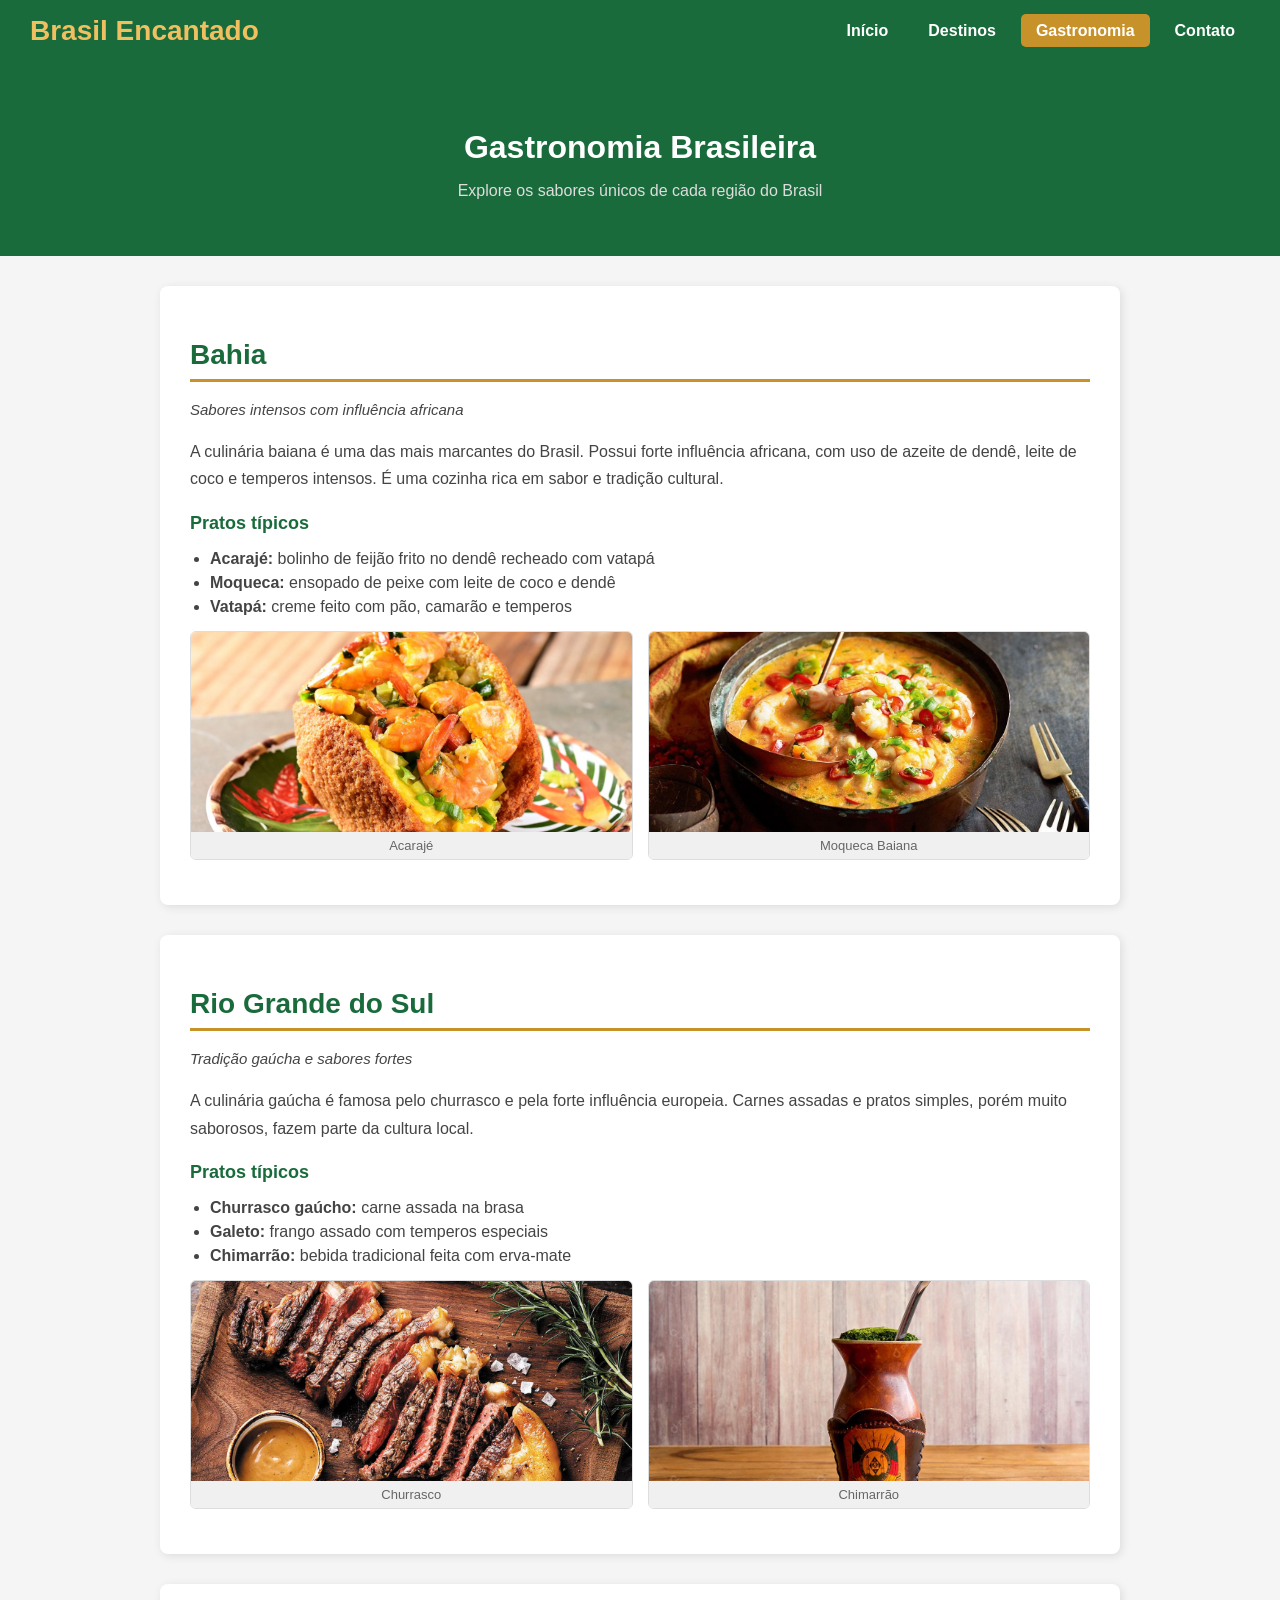
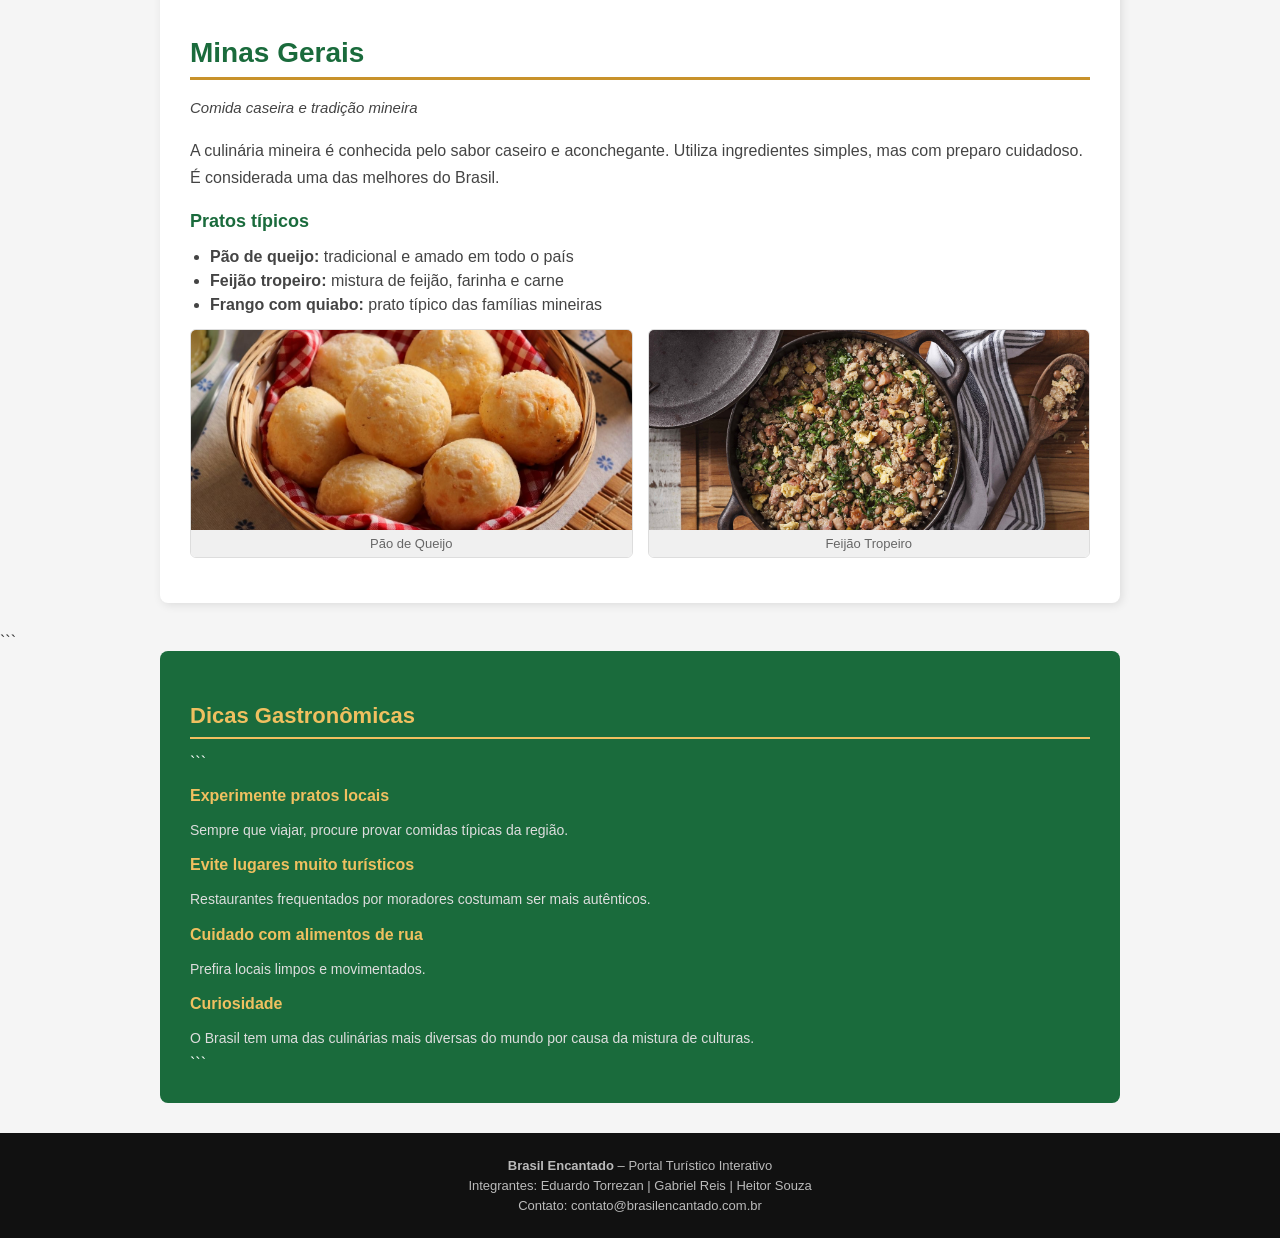
<file: gastronomia.html>
<!DOCTYPE html>

<html lang="pt-BR">
<head>
    <meta charset="UTF-8">
    <meta name="viewport" content="width=device-width, initial-scale=1.0">
    <title>Gastronomia - Brasil Encantado</title>
    <link rel="stylesheet" href="css/style.css">
      <link rel="shortcut icon" href="img/icon.png" type="image/png">
</head>
<body>

<header>
    <h1>Brasil Encantado</h1>
    <nav>
        <ul class="menu">
            <li><a href="index.html">Início</a></li>
            <li><a href="destinos.html">Destinos</a></li>
            <li><a href="gastronomia.html" class="ativo">Gastronomia</a></li>
            <li><a href="contato.html">Contato</a></li>
        </ul>
    </nav>
</header>

<main>

<!-- topo da pagina -->
<section class="topo-pagina">
    <h2>Gastronomia Brasileira</h2>
    <p>Explore os sabores únicos de cada região do Brasil</p>
</section>

<!-- ===== BAHIA ===== -->
<section class="destino">

    <h2>Bahia</h2>
    <p class="frase-destino">Sabores intensos com influência africana</p>

    <p>
        A culinária baiana é uma das mais marcantes do Brasil. Possui forte influência africana,
        com uso de azeite de dendê, leite de coco e temperos intensos. É uma cozinha rica em sabor
        e tradição cultural.
    </p>

    <h3>Pratos típicos</h3>
    <ul class="lista-cidades">
        <li><strong>Acarajé:</strong> bolinho de feijão frito no dendê recheado com vatapá</li>
        <li><strong>Moqueca:</strong> ensopado de peixe com leite de coco e dendê</li>
        <li><strong>Vatapá:</strong> creme feito com pão, camarão e temperos</li>
    </ul>

    <div class="galeria">
        <figure>
            <img src="img/acaraje.jpg" alt="Acarajé típico da Bahia">
            <figcaption>Acarajé</figcaption>
        </figure>
        <figure>
            <img src="img/moqueca.jpg" alt="Moqueca baiana">
            <figcaption>Moqueca Baiana</figcaption>
        </figure>
    </div>

</section>

<!-- ===== RIO GRANDE DO SUL ===== -->
<section class="destino">

    <h2>Rio Grande do Sul</h2>
    <p class="frase-destino">Tradição gaúcha e sabores fortes</p>

    <p>
        A culinária gaúcha é famosa pelo churrasco e pela forte influência europeia.
        Carnes assadas e pratos simples, porém muito saborosos, fazem parte da cultura local.
    </p>

    <h3>Pratos típicos</h3>
    <ul class="lista-cidades">
        <li><strong>Churrasco gaúcho:</strong> carne assada na brasa</li>
        <li><strong>Galeto:</strong> frango assado com temperos especiais</li>
        <li><strong>Chimarrão:</strong> bebida tradicional feita com erva-mate</li>
    </ul>

    <div class="galeria">
        <figure>
            <img src="img/churrasco.jpg" alt="Churrasco gaúcho">
            <figcaption>Churrasco</figcaption>
        </figure>
        <figure>
            <img src="img/chimarrao.jpg" alt="Chimarrão tradicional">
            <figcaption>Chimarrão</figcaption>
        </figure>
    </div>

</section>

<!-- ===== MINAS GERAIS ===== -->
<section class="destino">

    <h2>Minas Gerais</h2>
    <p class="frase-destino">Comida caseira e tradição mineira</p>

    <p>
        A culinária mineira é conhecida pelo sabor caseiro e aconchegante. Utiliza ingredientes simples,
        mas com preparo cuidadoso. É considerada uma das melhores do Brasil.
    </p>

    <h3>Pratos típicos</h3>
    <ul class="lista-cidades">
        <li><strong>Pão de queijo:</strong> tradicional e amado em todo o país</li>
        <li><strong>Feijão tropeiro:</strong> mistura de feijão, farinha e carne</li>
        <li><strong>Frango com quiabo:</strong> prato típico das famílias mineiras</li>
    </ul>

    <div class="galeria">
        <figure>
            <img src="img/pao-de-queijo.jpg" alt="Pão de queijo mineiro">
            <figcaption>Pão de Queijo</figcaption>
        </figure>
        <figure>
            <img src="img/feijao-tropeiro.jpg" alt="Feijão tropeiro">
            <figcaption>Feijão Tropeiro</figcaption>
        </figure>
    </div>

</section>
```

</main>

<!-- aside igual ao resto do site -->

<aside>
    <h3>Dicas Gastronômicas</h3>

```
<h4>Experimente pratos locais</h4>
<p>Sempre que viajar, procure provar comidas típicas da região.</p>

<h4>Evite lugares muito turísticos</h4>
<p>Restaurantes frequentados por moradores costumam ser mais autênticos.</p>

<h4>Cuidado com alimentos de rua</h4>
<p>Prefira locais limpos e movimentados.</p>

<h4>Curiosidade</h4>
<p>O Brasil tem uma das culinárias mais diversas do mundo por causa da mistura de culturas.</p>
```

</aside>

<footer>
    <div class="footer-info">
        <p><strong>Brasil Encantado</strong> – Portal Turístico Interativo</p>
        <p>Integrantes: Eduardo Torrezan | Gabriel Reis | Heitor Souza </p>
        <p>Contato: contato@brasilencantado.com.br</p>
    </div>
</footer>

</body>
</html>
</file>
<file: css/style.css>
/* ==========================================
   style.css
   css principal do site Brasil Encantado
   usado em todas as paginas do projeto
   feito por: [nomes do grupo]
   ========================================== */


/* --- configuracoes gerais do body --- */
body {
    font-family: Arial, sans-serif;
    background-color: #f5f5f5;
    color: #333333;
    margin: 0;
    padding: 0;
}


/* --- header --- */
header {
    background-color: #1a6b3c;
    padding: 15px 30px;
    display: flex;
    justify-content: space-between;
    align-items: center;
}

header h1 {
    color: #f0c060;
    font-size: 28px;
    margin: 0;
}

/* menu de navegacao */
.menu {
    list-style: none;
    display: flex;
    gap: 10px;
    margin: 0;
    padding: 0;
}

.menu li a {
    color: white;
    text-decoration: none;
    padding: 8px 15px;
    border-radius: 5px;
    font-weight: bold;
}

.menu li a:hover {
    background-color: #ffffff30;
}

/* deixa o link da pagina atual diferente */
.menu li a.ativo {
    background-color: #c8922a;
    color: white;
}


/* --- topo de cada pagina --- */
.topo-pagina {
    background-color: #1a6b3c;
    color: white;
    text-align: center;
    padding: 40px 20px;
}

.topo-pagina h2 {
    font-size: 32px;
    margin-bottom: 10px;
}

.topo-pagina p {
    font-size: 16px;
    color: #ddd;
}


/* ==========================================
   ESTILOS DA PAGINA DE DESTINOS
   ========================================== */

/* --- secoes de cada destino --- */
.destino {
    background-color: white;
    margin: 30px auto;
    padding: 30px;
    max-width: 900px;
    border-radius: 8px;
    /* coloquei sombra para ficar mais bonito */
    box-shadow: 2px 2px 10px rgba(0, 0, 0, 0.1);
}

.destino h2 {
    color: #1a6b3c;
    font-size: 28px;
    border-bottom: 3px solid #c8922a;
    padding-bottom: 8px;
    margin-bottom: 5px;
}

.frase-destino {
    color: #c8922a;
    font-style: italic;
    margin-bottom: 15px;
    font-size: 15px;
}

.destino p {
    line-height: 1.7;
    margin-bottom: 12px;
    color: #444;
}

.destino h3 {
    color: #1a6b3c;
    font-size: 18px;
    margin-top: 20px;
    margin-bottom: 10px;
}


/* --- lista de cidades --- */
.lista-cidades {
    list-style: disc;
    padding-left: 20px;
    margin-bottom: 15px;
}

.lista-cidades li {
    margin-bottom: 6px;
    color: #444;
}


/* --- cards dos hoteis --- */
.caixa-hotel {
    border: 1px solid #ddd;
    border-left: 4px solid #c8922a;
    border-radius: 6px;
    padding: 15px;
    margin-bottom: 12px;
    background-color: #fafafa;
}

.caixa-hotel:hover {
    background-color: #fff8ee;
}

.caixa-hotel h4 {
    font-size: 16px;
    color: #333;
    margin-bottom: 5px;
}

.caixa-hotel p {
    font-size: 14px;
    margin-bottom: 4px;
    color: #555;
}


/* --- galeria de fotos --- */
.galeria {
    display: flex;
    gap: 15px;
    margin-top: 10px;
    margin-bottom: 15px;
}

.galeria figure {
    flex: 1;
    margin: 0;
    border-radius: 6px;
    overflow: hidden;
    border: 1px solid #ddd;
}

.galeria img {
    width: 100%;
    height: 200px;
    object-fit: cover;
    display: block;
}

.galeria img:hover {
    opacity: 0.9;
}

.galeria figcaption {
    background-color: #f0f0f0;
    text-align: center;
    padding: 6px;
    font-size: 13px;
    color: #666;
}


/* --- video do youtube --- */
.video-box {
    margin-top: 15px;
    margin-bottom: 10px;
}

/* tentei deixar o video responsivo */
.video-box iframe {
    max-width: 100%;
    border-radius: 6px;
}


/* ==========================================
   ESTILOS DA PAGINA DE CONTATO
   ========================================== */

/* area principal de contato */
/* usei flexbox aqui pra deixar o formulario e as infos lado a lado */
.area-contato {
    display: flex;
    gap: 25px;
    max-width: 900px;
    margin: 30px auto;
    align-items: flex-start;
}


/* --- caixa do formulario --- */
.caixa-formulario {
    background-color: white;
    padding: 30px;
    border-radius: 8px;
    box-shadow: 2px 2px 10px rgba(0, 0, 0, 0.1);
    flex: 2;
}

.caixa-formulario h3 {
    color: #1a6b3c;
    font-size: 20px;
    border-bottom: 3px solid #c8922a;
    padding-bottom: 8px;
    margin-bottom: 10px;
}

.caixa-formulario p {
    color: #555;
    font-size: 14px;
    margin-bottom: 20px;
}


/* --- campos do formulario --- */
.campo {
    margin-bottom: 15px;
}

.campo label {
    display: block;
    font-weight: bold;
    font-size: 14px;
    color: #333;
    margin-bottom: 5px;
}

/* estilo para os inputs, select e textarea */
.campo input,
.campo select,
.campo textarea {
    width: 100%;
    padding: 10px;
    border: 1px solid #ccc;
    border-radius: 5px;
    font-size: 14px;
    font-family: Arial, sans-serif;
    color: #333;
    /* tirei o outline padrao e coloquei uma borda verde quando clica */
    outline: none;
}

.campo input:focus,
.campo select:focus,
.campo textarea {
    border-color: #1a6b3c;
}

.campo textarea {
    resize: vertical;
}


/* --- botao de enviar --- */
.btn-enviar {
    background-color: #1a6b3c;
    color: white;
    border: none;
    padding: 12px 30px;
    font-size: 15px;
    font-weight: bold;
    border-radius: 5px;
    cursor: pointer;
    margin-top: 5px;
}

.btn-enviar:hover {
    background-color: #155530;
}


/* --- caixa de informacoes de contato --- */
.caixa-info {
    background-color: white;
    padding: 30px;
    border-radius: 8px;
    box-shadow: 2px 2px 10px rgba(0, 0, 0, 0.1);
    flex: 1;
}

.caixa-info h3 {
    color: #1a6b3c;
    font-size: 20px;
    border-bottom: 3px solid #c8922a;
    padding-bottom: 8px;
    margin-bottom: 15px;
}

.info-item {
    margin-bottom: 18px;
    padding-bottom: 15px;
    border-bottom: 1px solid #eee;
}

.info-item:last-child {
    border-bottom: none;
    margin-bottom: 0;
}

.info-item h4 {
    font-size: 15px;
    color: #c8922a;
    margin-bottom: 5px;
}

.info-item p {
    font-size: 13px;
    color: #555;
    margin: 2px 0;
    line-height: 1.6;
}


/* --- secao do mapa --- */
.secao-mapa {
    max-width: 900px;
    margin: 0 auto 30px;
    background-color: white;
    padding: 25px 30px;
    border-radius: 8px;
    box-shadow: 2px 2px 10px rgba(0, 0, 0, 0.1);
}

.secao-mapa h3 {
    color: #1a6b3c;
    font-size: 20px;
    border-bottom: 3px solid #c8922a;
    padding-bottom: 8px;
    margin-bottom: 8px;
}

.secao-mapa p {
    color: #555;
    font-size: 14px;
    margin-bottom: 15px;
}

/* deixei o iframe do mapa com borda arredondada */
.mapa-box {
    border-radius: 8px;
    overflow: hidden;
    border: 1px solid #ddd;
}


/* ==========================================
   ESTILOS DA PAGINA INICIAL (INDEX)
   ========================================== */

/* --- banner principal --- */
.banner {
    background-color: #1a6b3c;
    /* nao consegui colocar imagem de fundo aqui ainda, deixei so a cor */
    padding: 80px 30px;
    text-align: center;
    color: white;
}

.banner-texto h2 {
    font-size: 42px;
    margin-bottom: 15px;
    color: #f0c060;
}

.banner-texto p {
    font-size: 18px;
    color: #ddd;
    margin-bottom: 25px;
    max-width: 600px;
    margin-left: auto;
    margin-right: auto;
}

/* botao do banner */
.btn-destinos {
    background-color: #c8922a;
    color: white;
    text-decoration: none;
    padding: 12px 30px;
    border-radius: 5px;
    font-weight: bold;
    font-size: 16px;
}

.btn-destinos:hover {
    background-color: #a87520;
}


/* --- secao sobre o portal --- */
.sobre {
    background-color: white;
    max-width: 900px;
    margin: 30px auto;
    padding: 30px;
    border-radius: 8px;
    box-shadow: 2px 2px 10px rgba(0, 0, 0, 0.1);
}

.sobre h2 {
    color: #1a6b3c;
    font-size: 24px;
    border-bottom: 3px solid #c8922a;
    padding-bottom: 8px;
    margin-bottom: 15px;
}

.sobre p {
    color: #444;
    line-height: 1.7;
    margin-bottom: 10px;
}


/* --- secao de destinos em destaque --- */
.destinos-destaque {
    max-width: 900px;
    margin: 30px auto;
    padding: 0 0 10px 0;
}

.destinos-destaque h2 {
    color: #1a6b3c;
    font-size: 24px;
    text-align: center;
    margin-bottom: 5px;
}

.subtitulo-secao {
    text-align: center;
    color: #777;
    font-size: 14px;
    margin-bottom: 20px;
}

/* os tres cards lado a lado com flexbox */
.cards-destinos {
    display: flex;
    gap: 20px;
}

.card {
    background-color: white;
    border-radius: 8px;
    box-shadow: 2px 2px 10px rgba(0, 0, 0, 0.1);
    overflow: hidden;
    flex: 1;
}

.card img {
    width: 100%;
    height: 180px;
    object-fit: cover;
    display: block;
}

.card img:hover {
    opacity: 0.9;
}

.card-info {
    padding: 15px;
}

.card-info h3 {
    color: #1a6b3c;
    font-size: 18px;
    margin-bottom: 8px;
}

.card-info p {
    color: #555;
    font-size: 13px;
    line-height: 1.6;
    margin-bottom: 12px;
}

/* botao de cada card */
.btn-card {
    background-color: #1a6b3c;
    color: white;
    text-decoration: none;
    padding: 8px 16px;
    border-radius: 5px;
    font-size: 13px;
    font-weight: bold;
    display: inline-block;
}

.btn-card:hover {
    background-color: #155530;
}


/* --- secao de numeros do brasil --- */
.numeros {
    background-color: #c8922a;
    padding: 40px 30px;
    text-align: center;
    margin-top: 30px;
}

.numeros h2 {
    color: white;
    font-size: 24px;
    margin-bottom: 25px;
}

/* grid dos numeros, tentei deixar tudo em linha */
.numeros-grid {
    display: flex;
    justify-content: center;
    gap: 40px;
    flex-wrap: wrap;
    max-width: 900px;
    margin: 0 auto;
}

.numero-item {
    color: white;
}

.numero-grande {
    font-size: 36px;
    font-weight: bold;
    display: block;
    margin-bottom: 5px;
}

.numero-item p {
    font-size: 14px;
    color: #fff3de;
}


/* --- secao por que viajar --- */
.por-que {
    max-width: 900px;
    margin: 30px auto;
    padding: 30px;
    background-color: white;
    border-radius: 8px;
    box-shadow: 2px 2px 10px rgba(0, 0, 0, 0.1);
}

.por-que h2 {
    color: #1a6b3c;
    font-size: 24px;
    border-bottom: 3px solid #c8922a;
    padding-bottom: 8px;
    margin-bottom: 20px;
}

/* grid dos motivos com flexbox */
.motivos {
    display: flex;
    flex-wrap: wrap;
    gap: 15px;
}

.motivo {
    flex: 1;
    min-width: 180px;
    background-color: #f9f9f9;
    border-radius: 6px;
    padding: 15px;
    border-left: 4px solid #1a6b3c;
}

.motivo h4 {
    color: #1a6b3c;
    font-size: 15px;
    margin-bottom: 8px;
}

.motivo p {
    font-size: 13px;
    color: #555;
    line-height: 1.6;
}


/* ==========================================
   ASIDE - USADO EM TODAS AS PAGINAS
   ========================================== */
aside {
    background-color: #1a6b3c;
    color: white;
    padding: 30px;
    margin: 0 auto 30px;
    max-width: 900px;
    border-radius: 8px;
}

aside h3 {
    font-size: 22px;
    color: #f0c060;
    margin-bottom: 15px;
    border-bottom: 2px solid #f0c060;
    padding-bottom: 8px;
}

aside h4 {
    font-size: 16px;
    color: #f0c060;
    margin-top: 15px;
    margin-bottom: 8px;
}

aside p {
    font-size: 14px;
    line-height: 1.6;
    margin-bottom: 6px;
    color: #ddd;
}

aside ul {
    padding-left: 18px;
    list-style: disc;
}

aside ul li {
    font-size: 14px;
    color: #ddd;
    margin-bottom: 5px;
    line-height: 1.5;
}


/* ==========================================
   FOOTER
   ========================================== */
footer {
    background-color: #111;
    color: #bbb;
    text-align: center;
    padding: 20px;
}

.footer-info p {
    margin: 5px 0;
    font-size: 13px;
}
</file>
